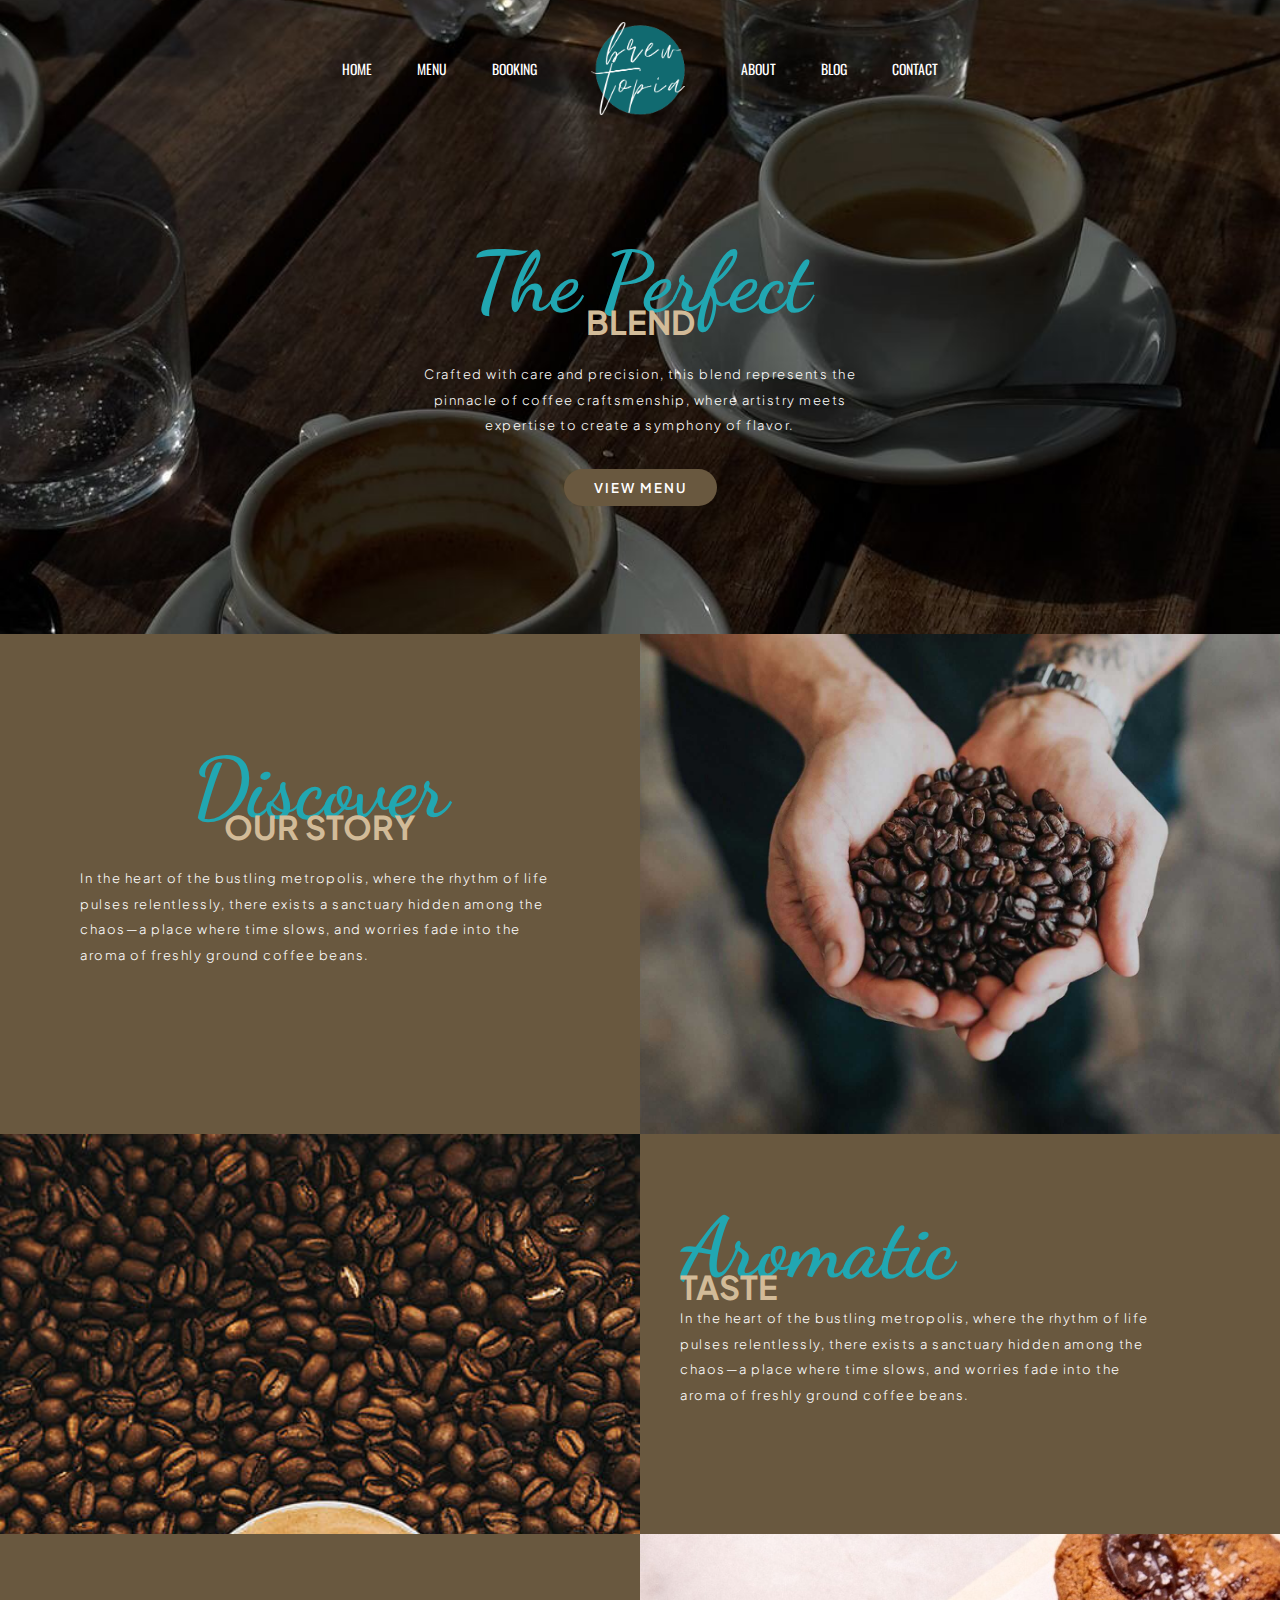
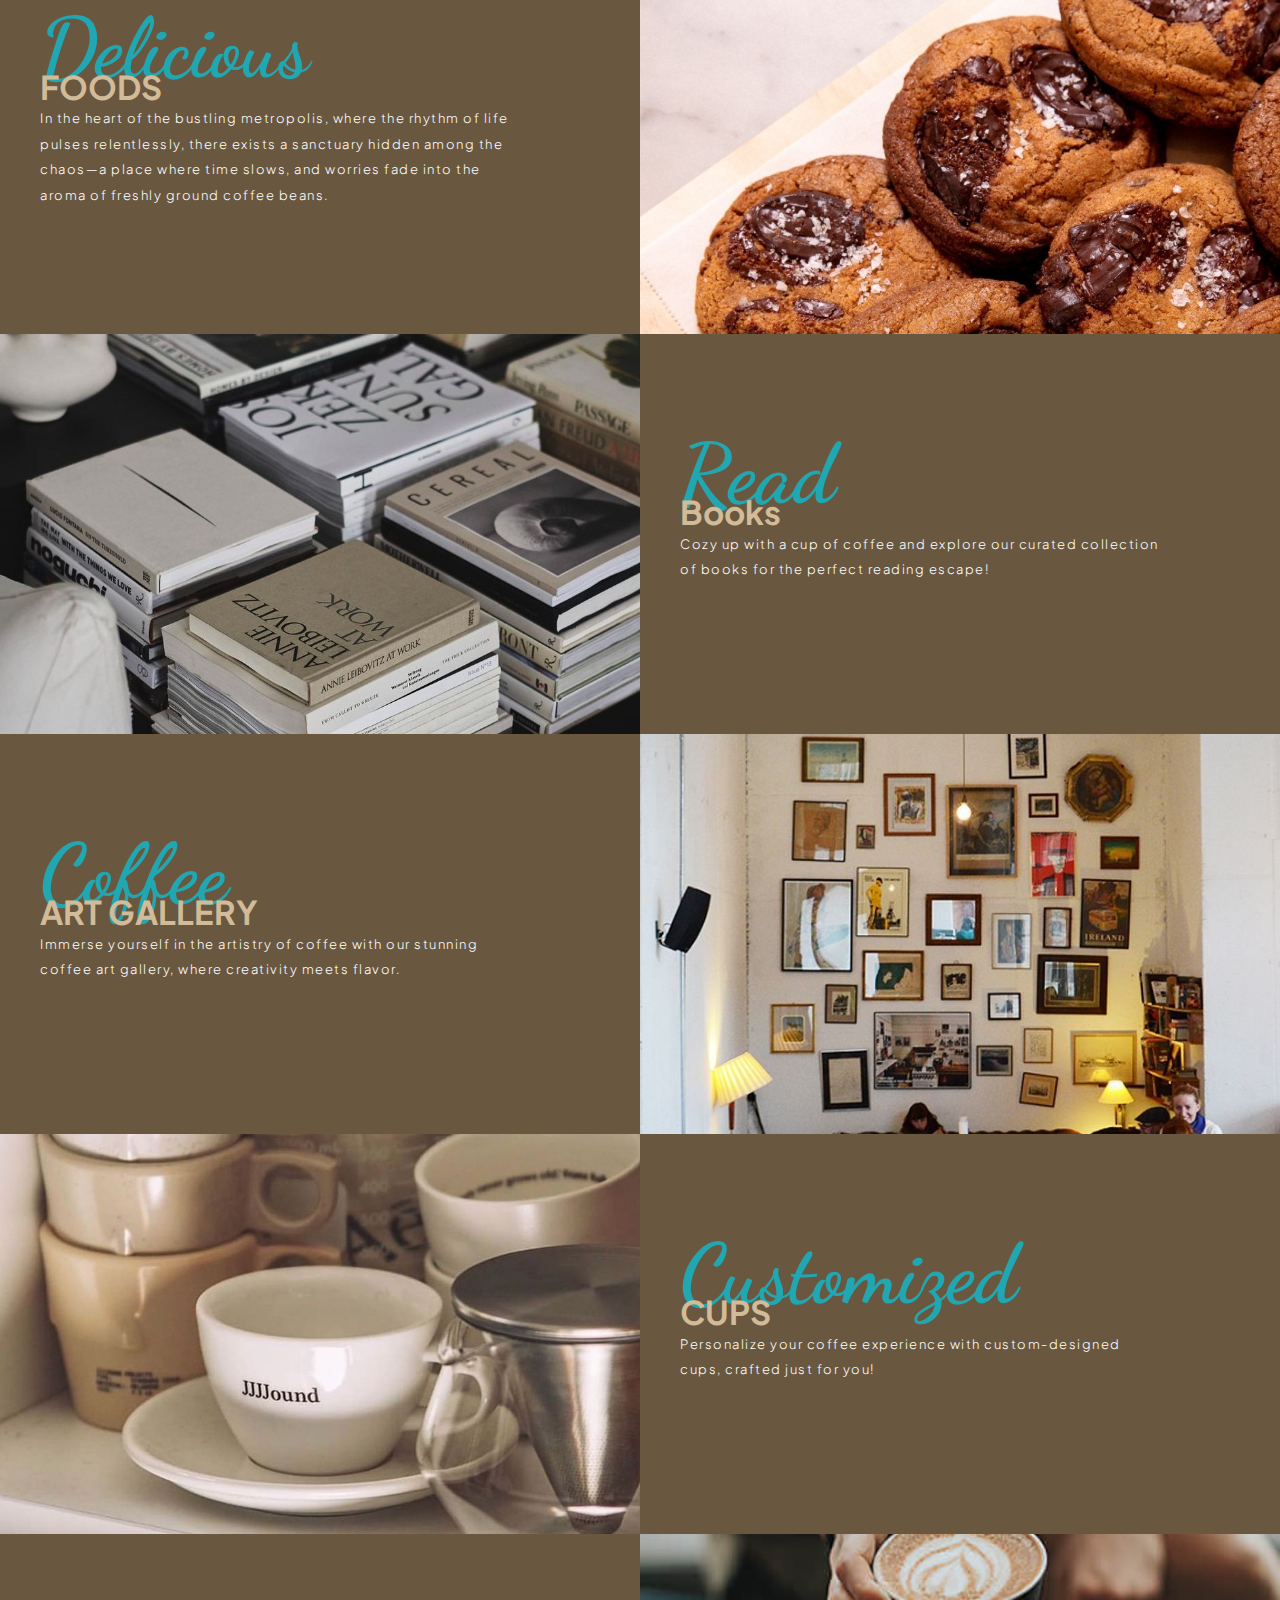
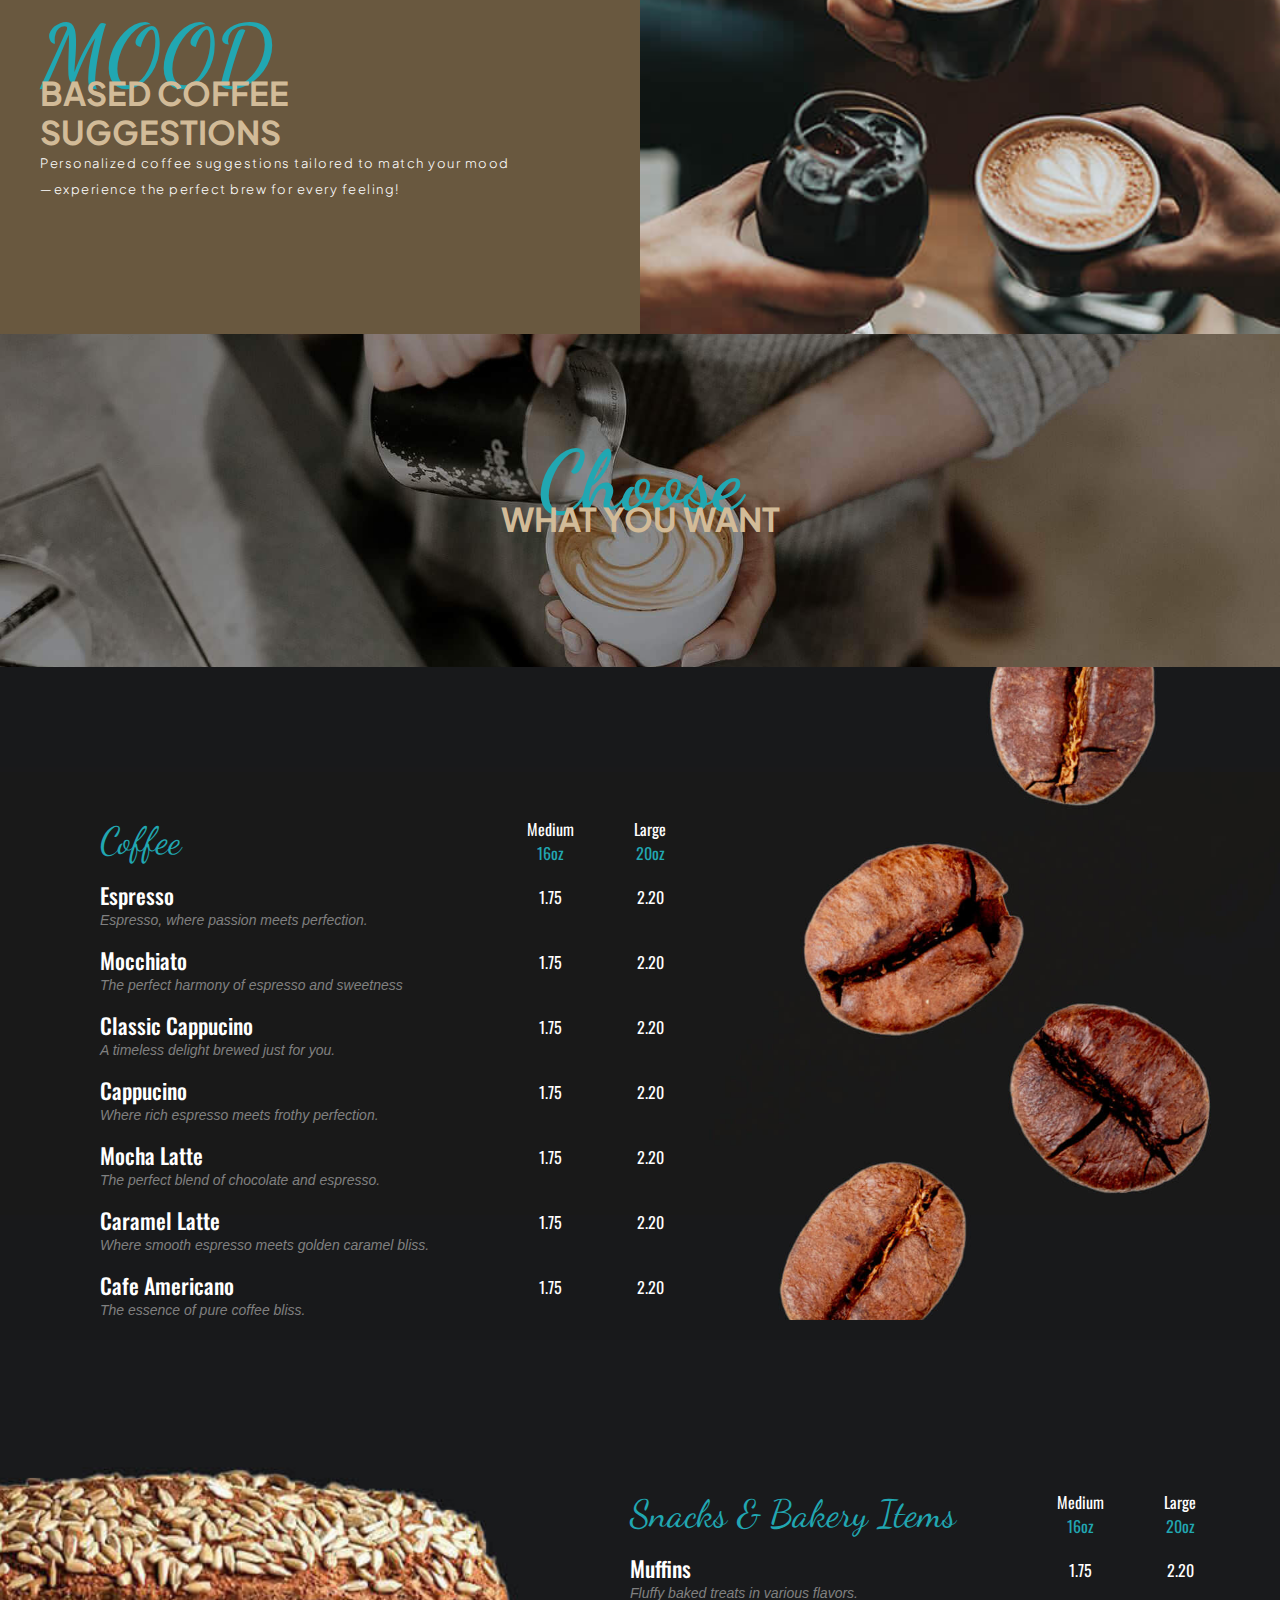
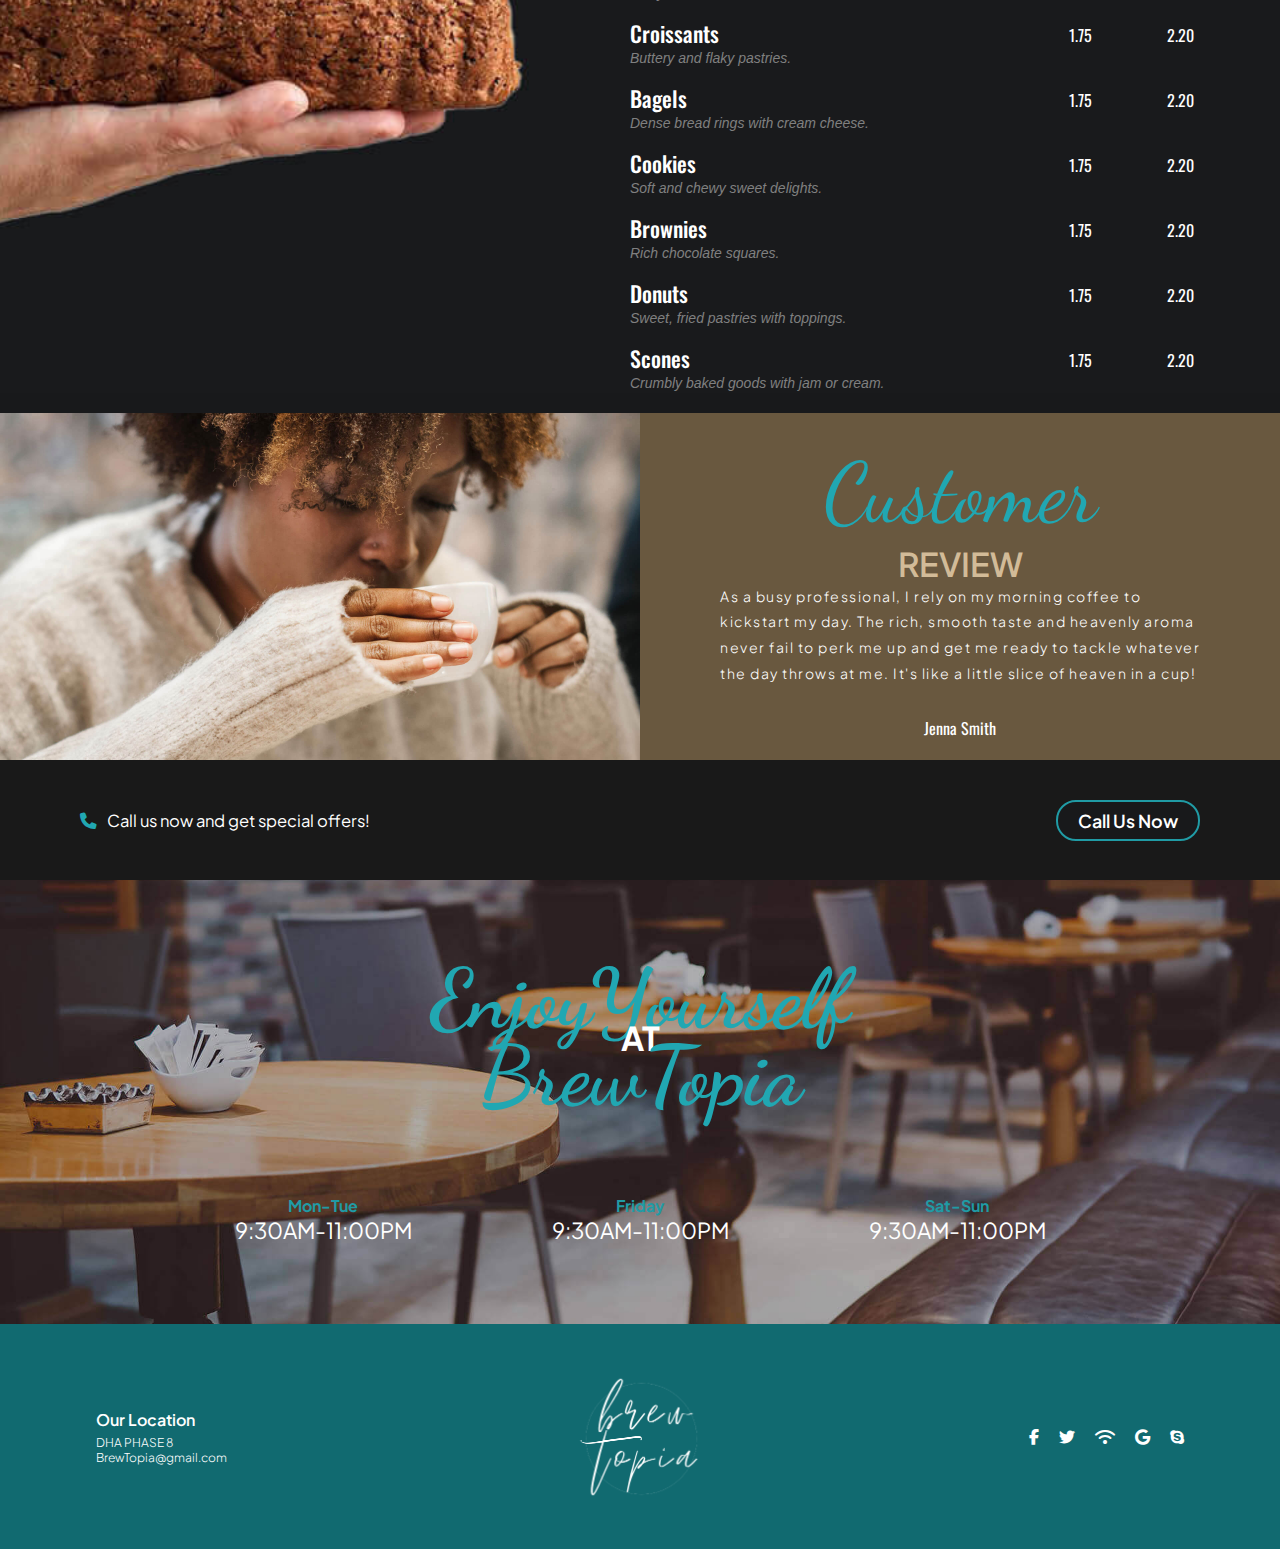
<file: index.html>
<!DOCTYPE html>
<html lang="en">
<head>
    <meta charset="UTF-8">
    <meta name="viewport" content="width=device-width, initial-scale=1.0">
    <link rel="stylesheet" href="style.css">
    <link rel="stylesheet" href="style-responsive.css">
    <link href="https://fonts.googleapis.com/css2?family=Roboto:wght@400;700&display=swap" rel="stylesheet">
    <link rel="preconnect" href="https://fonts.googleapis.com">
    <link rel="preconnect" href="https://fonts.gstatic.com" crossorigin>
    <link href="https://fonts.googleapis.com/css2?family=Plus+Jakarta+Sans:ital,wght@0,200..800;1,200..800&family=Rethink+Sans:ital,wght@0,400..800;1,400..800&display=swap" rel="stylesheet">
    <link rel="preconnect" href="https://fonts.googleapis.com">
    <link rel="preconnect" href="https://fonts.gstatic.com" crossorigin>
    <link href="https://fonts.googleapis.com/css2?family=Bebas+Neue&family=Plus+Jakarta+Sans:ital,wght@0,200..800;1,200..800&family=Rethink+Sans:ital,wght@0,400..800;1,400..800&display=swap" rel="stylesheet">
    <link rel="preconnect" href="https://fonts.googleapis.com">
    <link rel="preconnect" href="https://fonts.gstatic.com" crossorigin>
    <link href="https://fonts.googleapis.com/css2?family=Bebas+Neue&family=Oswald:wght@200..700&family=Plus+Jakarta+Sans:ital,wght@0,200..800;1,200..800&family=Rethink+Sans:ital,wght@0,400..800;1,400..800&display=swap" rel="stylesheet">
    <link rel="preconnect" href="https://fonts.googleapis.com">
    <link rel="preconnect" href="https://fonts.gstatic.com" crossorigin>
    <link href="https://fonts.googleapis.com/css2?family=Bebas+Neue&family=Dancing+Script:wght@400..700&family=Oswald:wght@200..700&family=Plus+Jakarta+Sans:ital,wght@0,200..800;1,200..800&family=Rethink+Sans:ital,wght@0,400..800;1,400..800&display=swap" rel="stylesheet">
    <link rel="stylesheet" href="https://cdnjs.cloudflare.com/ajax/libs/font-awesome/6.7.2/css/all.min.css">
    <script src="script.js" defer></script>
    <title>Brew Topia</title>
</head>
<body>
    <div class="background-image">
        <div class="slider-container">
            <img src="assets/slide-1.jpg" alt="" class="slide">
            <img src="assets/slide-2.jpg" alt="" class="slide" style="opacity: 0.3;">
        </div>
        <div class="nav-main" style="display: flex;">
            <nav class="navbar" style="z-index: 10;">
                <ul class="nav-menu" style="display: flex;">
                    <li>
                        <a href="index.html" class="nav-link">HOME</a>
                    </li>
                    <li>
                        <a href="menu.html" class="nav-link">MENU</a>
                    </li>
                    <li>
                        <a href="#" class="nav-link">BOOKING</a>
                    </li>
                </ul>
            </nav>
            <img src="assets/logo.png" class="logo">
            <nav class="navbar" style="z-index: 10;">
                <ul class="nav-menu" style="display: flex;">
                    <li>
                        <a href="about.html" class="nav-link">ABOUT</a>
                    </li>
                    <li>
                        <a href="#" class="nav-link">BLOG</a>
                    </li>
                    <li>
                        <section id="#contact"></section>
                        <a href="#ourlocation" class="nav-link">CONTACT</a>
                    </li>
                    
                </ul>               
            </nav>
            <div class="hamburger">
                <div class="bar"></div>
                <div class="bar"></div>
                <div class="bar"></div>
            </div>
        </div>
        <div class="slider--content">
            <div class="headings">
                <h1 class="main--heading">
                    The Perfect
                </h1>
                <h2 class="sub--heading">
                    BLEND
                </h2>
            </div>
            <p class="shop--description">
                Crafted with care and precision, this blend represents the pinnacle of coffee craftsmenship, where artistry meets expertise to create a symphony of flavor.
            </p>
            <a class="menu--btn" href="menu.html">VIEW MENU</a>
        </div>
    </div>
    <div class="origin--grid">
        <div class="origin-grid--item1">
            <div class="origin--headings">
                <h1 class="origin-main--heading">Discover</h1>
                <h2 class="origin-sub--heading">OUR STORY</h2>
            </div>
            <p class="origin--story">
                In the heart of the bustling metropolis, where the rhythm of life pulses relentlessly, there exists a sanctuary hidden among the chaos—a place where time slows, and worries fade into the aroma of freshly ground coffee beans.
            </p>
        </div>
        <div class="origin-grid--item2"></div>
    </div>
    <div class="offers">
        <div class="offer--grid-1">
            <div class="offer-grid--item1" style="background-image: url(assets/offerings-1.jpg); background-position: unset; background-repeat: no-repeat; background-size: cover;"></div>
            <div class="offer-grid--item2">
                <div class="offer--headings">
                    <h1 class="offer-main--heading">Aromatic</h1>
                    <h2 class="offer-sub--heading">TASTE</h2>
                </div>
                <p class="offer--detail" 
                style="color: white;
                font-family: 'plus jakarta sans', sans-serif;
                width: 75%;
                font-size: clamp(12px, calc(4px + 0.7vw), 50px);
                margin-bottom: 30px;
                line-height: clamp(15px, 2vw, 50px);
                font-weight: 300;
                letter-spacing: 1.5px;">
                    In the heart of the bustling metropolis, where the rhythm of life pulses relentlessly, there exists a sanctuary hidden among the chaos—a place where time slows, and worries fade into the aroma of freshly ground coffee beans.
                </p>
            </div>
        </div>
        <div class="offer--grid-2">  
            <div class="offer-grid--item3">
                <div class="offer--headings">
                    <h1 class="offer-main--heading">Delicious</h1>
                    <h2 class="offer-sub--heading">FOODS</h2>
                </div>
                <p class="offer--detail"
                style="color: white;
                font-family: 'plus jakarta sans', sans-serif;
                width: 75%;
                font-size: clamp(12px, calc(4px + 0.7vw), 50px);
                margin-bottom: 30px;
                line-height: clamp(15px, 2vw, 50px);
                font-weight: 300;
                letter-spacing: 1.5px;">
                    In the heart of the bustling metropolis, where the rhythm of life pulses relentlessly, there exists a sanctuary hidden among the chaos—a place where time slows, and worries fade into the aroma of freshly ground coffee beans.
                </p>
            </div>
            <div class="offer-grid--item4" style="background-image: url(assets/offerings-2.jpg); background-repeat: no-repeat; background-size: cover;"></div>
        </div>
        <div class="offer--grid-1">
            <div class="offer-grid--item5" style="background-image: url(assets/offerings-3.jpg); background-repeat: no-repeat; background-size: cover; background-position: center;"></div> 
            <div class="offer-grid--item6">
                <div class="offer--headings">
                    <h1 class="offer-main--heading">Read</h1>
                    <h2 class="offer-sub--heading">Books</h2>
                </div>
                <p class="offer--detail"
                style="color: white;
                font-family: 'plus jakarta sans', sans-serif;
                width: 75%;
                font-size: clamp(12px, calc(4px + 0.7vw), 50px);
                margin-bottom: 30px;
                line-height: clamp(15px, 2vw, 50px);
                font-weight: 300;
                letter-spacing: 1.5px;">
                    Cozy up with a cup of coffee and explore our curated collection of books for the perfect reading escape!
                </p>
            </div>
        </div>
        <div class="offer--grid-2">  
            <div class="offer-grid--item7">
                <div class="offer--headings">
                    <h1 class="offer-main--heading">Coffee</h1>
                    <h2 class="offer-sub--heading">ART GALLERY</h2>
                </div>
                <p class="offer--detail"
                style="color: white;
                font-family: 'plus jakarta sans', sans-serif;
                width: 75%;
                font-size: clamp(12px, calc(4px + 0.7vw), 50px);
                margin-bottom: 30px;
                line-height: clamp(15px, 2vw, 50px);
                font-weight: 300;
                letter-spacing: 1.5px;">
                    Immerse yourself in the artistry of coffee with our stunning coffee art gallery, where creativity meets flavor.
                </p>
            </div>
            <div class="offer-grid--item8" style="background-image: url(assets/offerings-4.jpg); background-repeat: no-repeat; background-size: cover; background-position: center;"></div>
        </div>
        <div class="offer--grid-1">
            <div class="offer-grid--item9" style="background-image: url(assets/offerings-5.jpg); background-repeat: no-repeat; background-size: cover;background-position: bottom;"></div> 
            <div class="offer-grid--item10">
                <div class="offer--headings">
                    <h1 class="offer-main--heading">Customized</h1>
                    <h2 class="offer-sub--heading">CUPS</h2>
                </div>
                <p class="offer--detail"
                style="color: white;
                font-family: 'plus jakarta sans', sans-serif;
                width: 75%;
                font-size: clamp(12px, calc(4px + 0.7vw), 50px);
                margin-bottom: 30px;
                line-height: clamp(15px, 2vw, 50px);
                font-weight: 300;
                letter-spacing: 1.5px;">
                    Personalize your coffee experience with custom-designed cups, crafted just for you!
                </p>
            </div>
        </div>
        <div class="offer--grid-2">  
            <div class="offer-grid--item11">
                <div class="offer--headings">
                    <h1 class="offer-main--heading">MOOD</h1>
                    <h2 class="offer-sub--heading">BASED COFFEE<br>SUGGESTIONS</h2>
                </div>
                <p class="offer--detail"
                style="color: white;
                font-family: 'plus jakarta sans', sans-serif;
                width: 75%;
                font-size: clamp(12px, calc(4px + 0.7vw), 50px);
                margin-bottom: 30px;
                line-height: clamp(15px, 2vw, 50px);
                font-weight: 300;
                letter-spacing: 1.5px;">
                    Personalized coffee suggestions tailored to match your mood—experience the perfect brew for every feeling!
                </p>
            </div>
            <div class="offer-grid--item12" style="background-image: url(assets/offerings-6.jpg); background-repeat: no-repeat; background-size: cover;background-position: center;"></div>
        </div>
    </div>
    <div class="menu-img">
        <div class="menu-headings">
            <h1 class="menu-main--heading">Choose</h1>
            <h2 class="menu-sub--heading"> WHAT YOU WANT</h2>
        </div>
    </div>
    <div class="parent-container">
        <div class="menu-list-1">
            <div class="menu-coffee">
                <div class="menu-espresso" style="font-size: 38px; font-family: 'Dancing script'; color: #21A7B2;">Coffee</div>
                <div class="coffee-sizes">
                    <div class="medium-coffee" style="font-family: 'oswald', sans-serif;">Medium<br><span style="font-size: 16px; color: #21A7B2; ">16oz</span></div>
                    <div class="large-coffee" style="font-family: 'oswald', sans-serif;">Large<br><span style="font-size: 16px; color: #21A7B2;">20oz</span></div>
                </div>
            </div>
            <div class="menu-item1">
                <div class="coffee-name">
                    Espresso<br>
                    <span>Espresso, where passion meets perfection.</span>
                </div>
                <div class="medium-price">
                    <span>Medium - </span>
                    1.75
                </div>
                <div class="large-price">
                    <span>Large - </span>
                    2.20
                </div>
            </div>
            <div class="menu-item2">
                <div class="coffee-name">
                    Mocchiato<br>
                    <span>The perfect harmony of espresso and sweetness</span>
                </div>
                <div class="medium-price">
                    <span>Medium - </span>
                    1.75
                </div>
                <div class="large-price">
                    <span>Large - </span>
                    2.20
                </div>
            </div>
            <div class="menu-item3">
                <div class="coffee-name">
                    Classic Cappucino<br>
                    <span>A timeless delight brewed just for you.</span>
                </div>
                <div class="medium-price">
                    <span>Medium - </span>
                    1.75
                </div>
                <div class="large-price">
                    <span>Large - </span>
                    2.20
                </div>
            </div>
            <div class="menu-item4">
                <div class="coffee-name">
                    Cappucino<br>
                    <span>Where rich espresso meets frothy perfection.</span>
                </div>
                <div class="medium-price">
                    <span>Medium - </span>
                    1.75
                </div>
                <div class="large-price">
                    <span>Large - </span>
                    2.20
                </div>
            </div>
            <div class="menu-item5">
                <div class="coffee-name">
                    Mocha Latte<br>
                    <span>The perfect blend of chocolate and espresso.</span>
                </div>
                <div class="medium-price">
                    <span>Medium - </span>
                    1.75
                </div>
                <div class="large-price">
                    <span>Large - </span>
                    2.20
                </div>
            </div>
            <div class="menu-item6">
                <div class="coffee-name">
                    Caramel Latte<br>
                    <span>Where smooth espresso meets golden caramel bliss.</span>
                </div>
                <div class="medium-price">
                    <span>Medium - </span>
                    1.75
                </div>
                <div class="large-price">
                    <span>Large - </span>
                    2.20
                </div>
            </div>
            <div class="menu-item7">
                <div class="coffee-name">
                    Cafe Americano<br>
                    <span>The essence of pure coffee bliss.</span>
                </div>
                <div class="medium-price">
                    <span>Medium - </span>
                    1.75
                </div>
                <div class="large-price">
                    <span>Large - </span>
                    2.20
                </div>
            </div>
        </div>
        <div class="menu-list-2">
            <div class="menu-coffee">
                <div class="menu-espresso" style="font-size: 38px; font-family: 'Dancing script'; color: #21A7B2;">Snacks & Bakery Items</div>
                <div class="coffee-sizes">
                    <div class="medium-coffee" style="font-family: 'oswald', sans-serif;">Medium<br><span style="font-size: 16px; color: #21A7B2; ">16oz</span></div>
                    <div class="large-coffee" style="font-family: 'oswald', sans-serif;">Large<br><span style="font-size: 16px; color: #21A7B2;">20oz</span></div>
                </div>
            </div>
            <div class="menu-item1">
                <div class="coffee-name">
                    Muffins<br>
                    <span>Fluffy baked treats in various flavors.</span>
                </div>
                <div class="medium-price">
                    <span>Medium - </span>
                    1.75
                </div>
                <div class="large-price">
                    <span>Large - </span>
                    2.20
                </div>
            </div>
            <div class="menu-item2">
                <div class="coffee-name">
                    Croissants<br>
                    <span>Buttery and flaky pastries.</span>
                </div>
                <div class="medium-price">
                    <span>Medium - </span>
                    1.75
                </div>
                <div class="large-price">
                    <span>Large - </span>
                    2.20
                </div>
            </div>
            <div class="menu-item3">
                <div class="coffee-name">
                    Bagels<br>
                    <span>Dense bread rings with cream cheese.</span>
                </div>
                <div class="medium-price">
                    <span>Medium - </span>
                    1.75
                </div>
                <div class="large-price">
                    <span>Large - </span>
                    2.20
                </div>
            </div>
            <div class="menu-item4">
                <div class="coffee-name">
                    Cookies<br>
                    <span>Soft and chewy sweet delights.</span>
                </div>
                <div class="medium-price">
                    <span>Medium - </span>
                    1.75
                </div>
                <div class="large-price">
                    <span>Large - </span>
                    2.20
                </div>
            </div>
            <div class="menu-item5">
                <div class="coffee-name">
                    Brownies<br>
                    <span>Rich chocolate squares.</span>
                </div>
                <div class="medium-price">
                    <span>Medium - </span>
                    1.75
                </div>
                <div class="large-price">
                    <span>Large - </span>
                    2.20
                </div>
            </div>
            <div class="menu-item6">
                <div class="coffee-name">
                    Donuts<br>
                    <span>Sweet, fried pastries with toppings.</span>
                </div>
                <div class="medium-price">
                    <span>Medium - </span>
                    1.75
                </div>
                <div class="large-price">
                    <span>Large - </span>
                    2.20
                </div>
            </div>
            <div class="menu-item7">
                <div class="coffee-name">
                    Scones<br>
                    <span>Crumbly baked goods with jam or cream.</span>
                </div>
                <div class="medium-price">
                    <span>Medium - </span>
                    1.75
                </div>
                <div class="large-price">
                    <span>Large - </span>
                    2.20
                </div>
            </div>
        </div>
    </div>
    <div class="review-parent">
        <div class="review-img"></div>
        <div class="actual-review">
            <div class="review-headings">
                <div class="review-main--heading">Customer</div>
                <div class="review-sub--heading" style="font-weight: 600;">REVIEW</div>
            </div>
            <div class="review-detail">
                As a busy professional, I rely on my morning coffee to kickstart my day. The rich, smooth taste and heavenly aroma never fail to perk me up and get me ready to tackle whatever the day throws at me. It's like a little slice of heaven in a cup!
            </div>
            <div class="reviewer-name" style="font-family: 'oswald'; padding-bottom: 20px;">Jenna Smith</div>
        </div>
    </div>
    <div class="contact-number" style="color: white;">
        <div class="right-side">
            <p><i class="fa-solid fa-phone" style="color: #21A7B2;"></i>Call us now and get special offers!</p>
        </div>
        <div class="left-side">
            <button>Call Us Now <a href="#our-location"></a></button>
        </div>
    </div>
    <div class="footer-1">
        <div class="footer1-headings">
            <h1 class="footer1-main--heading">EnjoyYourself</h1>
            <h2 class="footer1-sub--heading">AT</h2>
            <h1 class="footer1-main--heading">BrewTopia</h1>
        </div>
        <div class="cafe-timings" style="display: flex; margin: 100px 0 0 0; padding-bottom: 80px; justify-content: center; gap: 100px; flex-wrap: wrap;">
            <div class="timings">
                <p class="days">Mon-Tue</p>
                <p class="hours">9:30AM-11:00PM</p>
            </div>
            <div class="timings">
                <p class="days">Friday</p>
                <p class="hours">9:30AM-11:00PM</p>
            </div>
            <div class="timings">
                <p class="days">Sat-Sun</p>
                <p class="hours">9:30AM-11:00PM</p>
            </div>
        </div>
    </div>
    <div class="footer">
        <div class="address" >
            <footer id="footer">
                <div id="our-location">
            <p style="font-family: 'plus jakarta sans', sans-serif; font-weight: 600;">Our Location</p>
            <p style="font-family: 'plus jakarta sans', sans-serif; font-size: clamp(8px, calc(10px + 0.2vw), 12px); font-weight: 300; margin-top: 5px;">DHA PHASE 8
            <br style="width: 100%;">BrewTopia@gmail.com
        </div>
            </footer>
        </div>
        <div class="footer-logo" >
            <img src="assets/logo.png" style="width: 50%;">
        </div>
        <div class="socialmedia--icons">
            <i class="fa-brands fa-facebook-f"></i>
            <i class="fa-brands fa-twitter"></i>
            <i class="fa-solid fa-wifi"></i>
            <i class="fa-brands fa-google"></i>
            <i class="fa-brands fa-skype" style="margin-right: 0px;"></i>
        </div>
    </div>
</body>
</html>
</file>
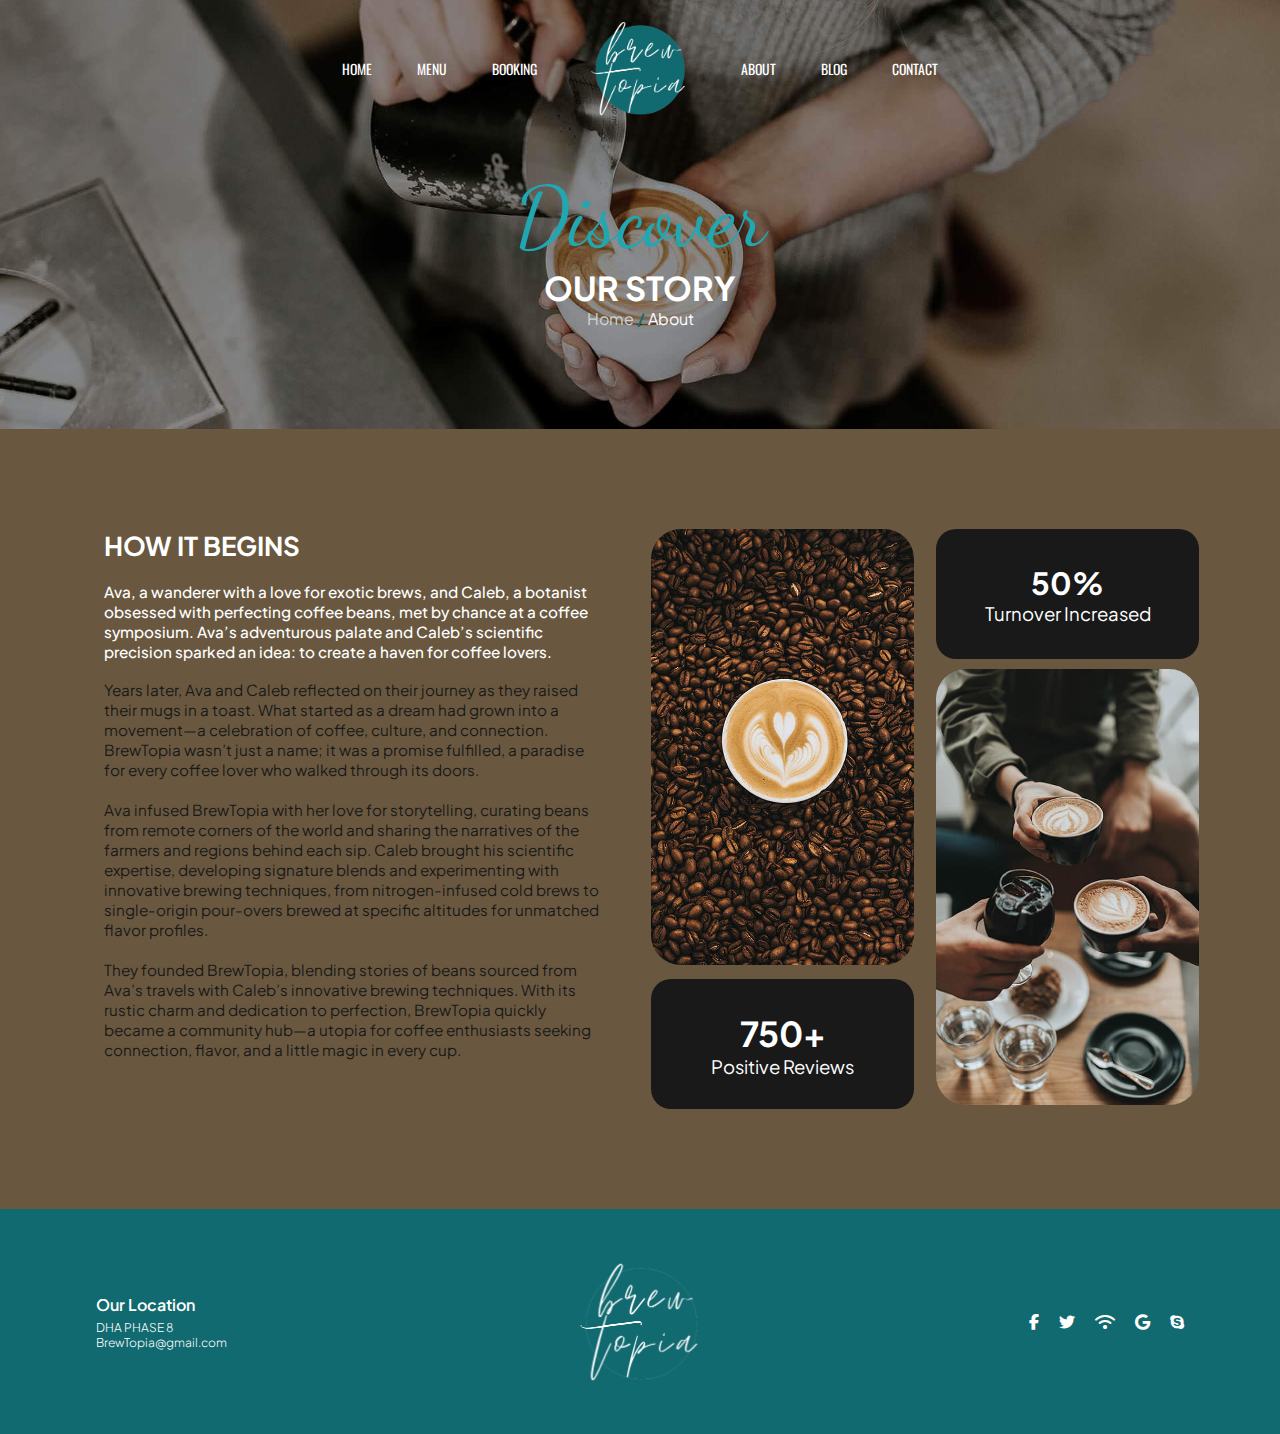
<file: about.html>
<!DOCTYPE html>
<html lang="en">
<head>
    <meta charset="UTF-8">
    <meta name="viewport" content="width=device-width, initial-scale=1.0">
    <link rel="stylesheet" href="style.css">
    <link rel="stylesheet" href="style-responsive.css">
    <link href="https://fonts.googleapis.com/css2?family=Roboto:wght@400;700&display=swap" rel="stylesheet">
    <link rel="preconnect" href="https://fonts.googleapis.com">
    <link rel="preconnect" href="https://fonts.gstatic.com" crossorigin>
    <link href="https://fonts.googleapis.com/css2?family=Plus+Jakarta+Sans:ital,wght@0,200..800;1,200..800&family=Rethink+Sans:ital,wght@0,400..800;1,400..800&display=swap" rel="stylesheet">
    <link rel="preconnect" href="https://fonts.googleapis.com">
    <link rel="preconnect" href="https://fonts.gstatic.com" crossorigin>
    <link href="https://fonts.googleapis.com/css2?family=Bebas+Neue&family=Plus+Jakarta+Sans:ital,wght@0,200..800;1,200..800&family=Rethink+Sans:ital,wght@0,400..800;1,400..800&display=swap" rel="stylesheet">
    <link rel="preconnect" href="https://fonts.googleapis.com">
    <link rel="preconnect" href="https://fonts.gstatic.com" crossorigin>
    <link href="https://fonts.googleapis.com/css2?family=Bebas+Neue&family=Oswald:wght@200..700&family=Plus+Jakarta+Sans:ital,wght@0,200..800;1,200..800&family=Rethink+Sans:ital,wght@0,400..800;1,400..800&display=swap" rel="stylesheet">
    <link rel="preconnect" href="https://fonts.googleapis.com">
    <link rel="preconnect" href="https://fonts.gstatic.com" crossorigin>
    <link href="https://fonts.googleapis.com/css2?family=Bebas+Neue&family=Dancing+Script:wght@400..700&family=Oswald:wght@200..700&family=Plus+Jakarta+Sans:ital,wght@0,200..800;1,200..800&family=Rethink+Sans:ital,wght@0,400..800;1,400..800&display=swap" rel="stylesheet">
    <link rel="stylesheet" href="https://cdnjs.cloudflare.com/ajax/libs/font-awesome/6.7.2/css/all.min.css">
    <script src="script.js" defer></script>
    <title>Brew Topia-About</title>
</head>
<body style="background-color: rgb(105 88 63);">
    <div class="menu-main--bg-img">
        <div class="nav-main" style="display: flex;">
            <nav class="navbar">
                <ul class="nav-menu" style="display: flex;">
                    <li>
                        <a href="index.html" class="nav-link">HOME</a>
                    </li>
                    <li>
                        <a href="menu.html" class="nav-link">MENU</a>
                    </li>
                    <li>
                        <a href="#" class="nav-link">BOOKING</a>
                    </li>
                </ul>
            </nav>
            <img src="assets/logo.png" class="logo">
            <nav class="navbar">
                <ul class="nav-menu" style="display: flex;">
                    <li>
                        <a href="about.html" class="nav-link">ABOUT</a>
                    </li>
                    <li>
                        <a href="" class="nav-link">BLOG</a>
                    </li>
                    <li>
                        <section id="#contact"></section>
                        <a href="#our-location" class="nav-link">CONTACT</a>
                    </li>
                </ul>
            </nav>
            <div class="hamburger">
                <div class="bar"></div>
                <div class="bar"></div>
                <div class="bar"></div>
            </div>
        </div>
        <div class="menu-page--slider-headings">
            <div class="menu-page--slider-main-heading">Discover</div>
            <div class="menu-page--slider-sub-heading">OUR STORY</div>
            <p class="menu-page--slider-navigated-page">
                Home
                <span class="slash">/</span>
                <span class="current-page">About</span>
            </p>
        </div>
    </div>
    <div class="origin-parent" style="display: flex; margin-top: 100px; margin-right: auto; margin-left: auto; margin-bottom: 100px;">
        <div class="origin-word" style="width: 50%; padding: 0 3%; margin-top: 50px;">
            <h1 class="origin-bold" style="color: white; font-family: plus jakarta sans; font-size: clamp(16px, calc(24px + 0.3vw), 26px); margin-bottom: 20px;"> HOW IT BEGINS</h1>
            <p style="font-size: clamp(12px, calc(14px + 0.1vw), 16px);">
                <span style="color: white; font-family: 'plus jakarta sans'; font-weight: 500;">
                    Ava, a wanderer with a love for exotic brews, and Caleb, a botanist obsessed with perfecting coffee beans, met by chance at a coffee symposium. Ava’s adventurous palate and Caleb’s scientific precision sparked an idea: to create a haven for coffee lovers.
                </span>
                <br>
                <br>
                <span style="font-family: 'plus jakarta sans'; font-weight: 400; color: #191919;">Years later, Ava and Caleb reflected on their journey as they raised their mugs in a toast. What started as a dream had grown into a movement—a celebration of coffee, culture, and connection. BrewTopia wasn’t just a name; it was a promise fulfilled, a paradise for every coffee lover who walked through its doors. 
                <br>
                <br>
                Ava infused BrewTopia with her love for storytelling, curating beans from remote corners of the world and sharing the narratives of the farmers and regions behind each sip. Caleb brought his scientific expertise, developing signature blends and experimenting with innovative brewing techniques, from nitrogen-infused cold brews to single-origin pour-overs brewed at specific altitudes for unmatched flavor profiles.
                <br>
                <br>
                They founded BrewTopia, blending stories of beans sourced from Ava’s travels with Caleb’s innovative brewing techniques. With its rustic charm and dedication to perfection, BrewTopia quickly became a community hub—a utopia for coffee enthusiasts seeking connection, flavor, and a little magic in every cup.</span>
            </p>
        </div>
        <div class="origin-pics" style="width: 50%; display: flex;">
            <div style="padding-right: 2%; padding-left: 2%;">
                <img src="assets/offerings-1.jpg" alt="" style="width: 100%; height: auto; border-radius: 30px;">
                <div style="text-align: center; background-color: #191919; height: 130px; font-size: clamp(12px, calc(16px + 0.2vw), 20px); color: white; font-family: 'plus jakarta sans'; align-items: center; display: flex; justify-content: center; border-radius: 20px; margin-top: 10px !important; flex-direction: column; padding: 0 10px;">
                    <span style="font-weight: bold; font-size: clamp(12px, calc(28px + 0.5vw), 36px);">750+</span>
                    Positive Reviews
                </div>
            </div>
            <div style="padding-right: 2%; padding-left: 2%;">
                <div style="text-align: center; background-color: #191919; height: 130px; font-size: clamp(12px, calc(16px + 0.2vw), 20px); color: white; font-family: 'plus jakarta sans'; align-items: center; display: flex; justify-content: center; border-radius: 20px; margin-bottom: 10px !important; flex-direction: column; padding: 0 10px;">
                    <span style="font-weight: bold; font-size: clamp(12px, calc(28px + 0.2vw), 36px);">50%</span>
                    Turnover Increased
                </div>
                <img src="assets/offerings-6.jpg" alt="" style="width: 100%; height: auto; border-radius: 30px;">
            </div>
        </div>
    </div>
    <div class="footer">
        <div class="address" >
            <footer id="footer">
                <div id="our-location">
            <p style="font-family: 'plus jakarta sans', sans-serif; font-weight: 600;">Our Location</p>
            <p style="font-family: 'plus jakarta sans', sans-serif; font-size: clamp(8px, calc(10px + 0.2vw), 12px); font-weight: 300; margin-top: 5px;">DHA PHASE 8
            <br style="width: 100%;">BrewTopia@gmail.com
        </div>
            </footer>
        </div>
        <div class="footer-logo" >
            <img src="assets/logo.png" style="width: 50%;">
        </div>
        <div class="socialmedia--icons">
            <i class="fa-brands fa-facebook-f"></i>
            <i class="fa-brands fa-twitter"></i>
            <i class="fa-solid fa-wifi"></i>
            <i class="fa-brands fa-google"></i>
            <i class="fa-brands fa-skype" style="margin-right: 0px;"></i>
        </div>
    </div>
</body>
</html>
</file>
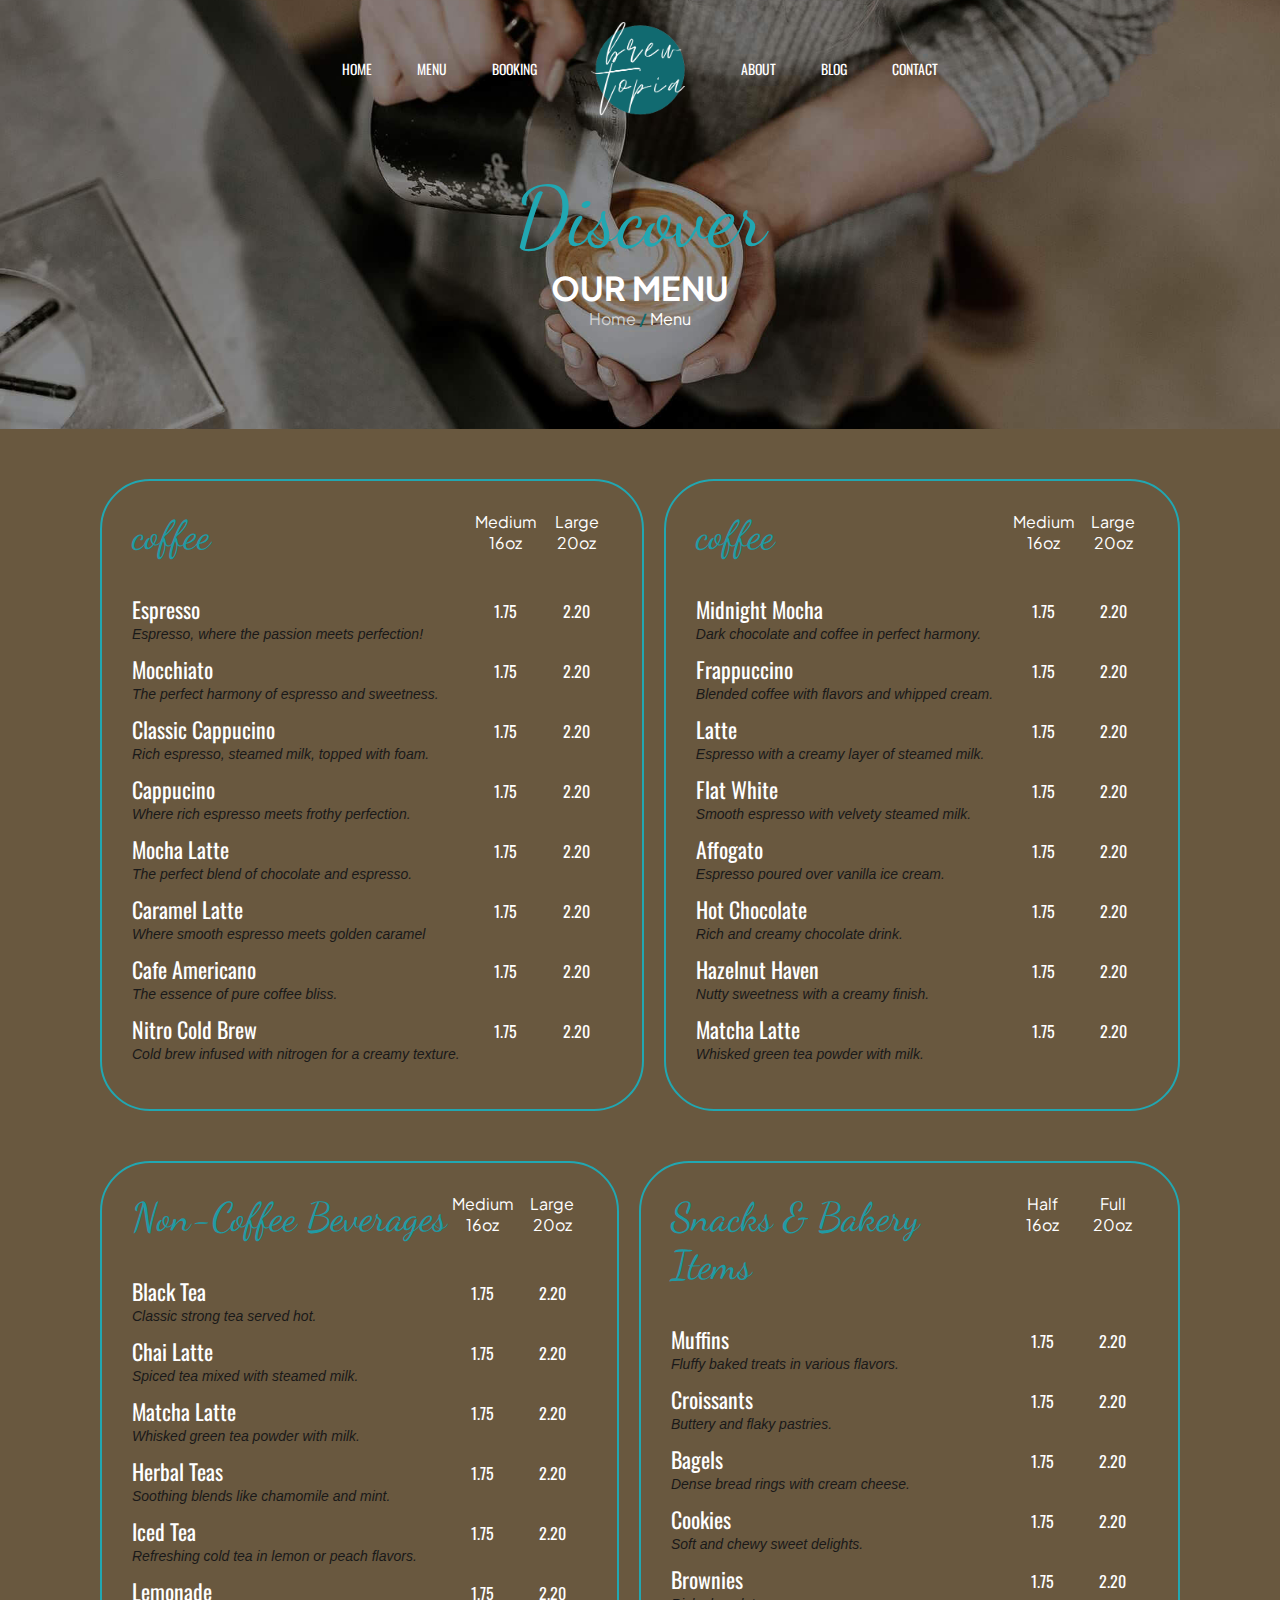
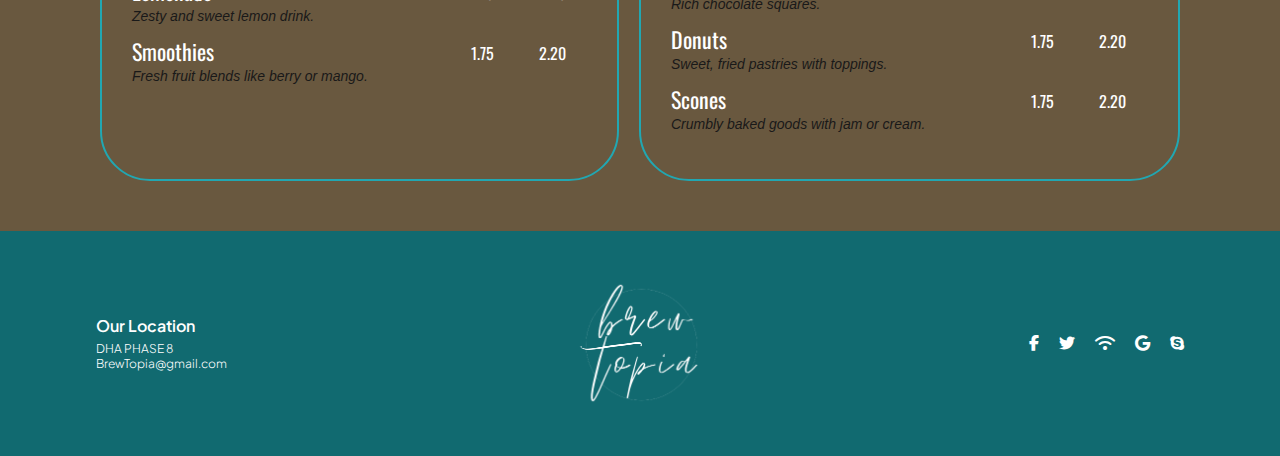
<file: menu.html>
<!DOCTYPE html>
<html lang="en">
<head>
    <meta charset="UTF-8">
    <meta name="viewport" content="width=device-width, initial-scale=1.0">
    <link rel="stylesheet" href="style.css">
    <link rel="stylesheet" href="style-responsive.css">
    <link href="https://fonts.googleapis.com/css2?family=Roboto:wght@400;700&display=swap" rel="stylesheet">
    <link rel="preconnect" href="https://fonts.googleapis.com">
    <link rel="preconnect" href="https://fonts.gstatic.com" crossorigin>
    <link href="https://fonts.googleapis.com/css2?family=Plus+Jakarta+Sans:ital,wght@0,200..800;1,200..800&family=Rethink+Sans:ital,wght@0,400..800;1,400..800&display=swap" rel="stylesheet">
    <link rel="preconnect" href="https://fonts.googleapis.com">
    <link rel="preconnect" href="https://fonts.gstatic.com" crossorigin>
    <link href="https://fonts.googleapis.com/css2?family=Bebas+Neue&family=Plus+Jakarta+Sans:ital,wght@0,200..800;1,200..800&family=Rethink+Sans:ital,wght@0,400..800;1,400..800&display=swap" rel="stylesheet">
    <link rel="preconnect" href="https://fonts.googleapis.com">
    <link rel="preconnect" href="https://fonts.gstatic.com" crossorigin>
    <link href="https://fonts.googleapis.com/css2?family=Bebas+Neue&family=Oswald:wght@200..700&family=Plus+Jakarta+Sans:ital,wght@0,200..800;1,200..800&family=Rethink+Sans:ital,wght@0,400..800;1,400..800&display=swap" rel="stylesheet">
    <link rel="preconnect" href="https://fonts.googleapis.com">
    <link rel="preconnect" href="https://fonts.gstatic.com" crossorigin>
    <link href="https://fonts.googleapis.com/css2?family=Bebas+Neue&family=Dancing+Script:wght@400..700&family=Oswald:wght@200..700&family=Plus+Jakarta+Sans:ital,wght@0,200..800;1,200..800&family=Rethink+Sans:ital,wght@0,400..800;1,400..800&display=swap" rel="stylesheet">
    <link rel="stylesheet" href="https://cdnjs.cloudflare.com/ajax/libs/font-awesome/6.7.2/css/all.min.css">
    <script src="script.js" defer></script>
    <title>Brew Topia-Menu</title>
</head>
<body style="background-color: rgb(105 88 63);">
    <div class="menu-main--bg-img">
        <div class="nav-main" style="display: flex;">
            <nav class="navbar">
                <ul class="nav-menu" style="display: flex;">
                    <li>
                        <a href="index.html" class="nav-link">HOME</a>
                    </li>
                    <li>
                        <a href="menu.html" class="nav-link">MENU</a>
                    </li>
                    <li>
                        <a href="#" class="nav-link">BOOKING</a>
                    </li>
                </ul>
            </nav>
            <img src="assets/logo.png" class="logo">
            <nav class="navbar">
                <ul class="nav-menu" style="display: flex;">
                    <li>
                        <a href="about.html" class="nav-link">ABOUT</a>
                    </li>
                    <li>
                        <a href="#" class="nav-link">BLOG</a>
                    </li>
                    <li>
                        <section id="#contact"></section>
                        <a href="#our-location" class="nav-link">CONTACT</a>
                    </li>
                </ul>
            </nav>
            <div class="hamburger">
                <div class="bar"></div>
                <div class="bar"></div>
                <div class="bar"></div>
            </div>
        </div>
        <div class="menu-page--slider-headings">
            <div class="menu-page--slider-main-heading">Discover</div>
            <div class="menu-page--slider-sub-heading">OUR MENU</div>
            <p class="menu-page--slider-navigated-page">
                Home
                <span class="slash">/</span>
                <span class="current-page">Menu</span>
            </p>
        </div>
    </div>
    <div class="menu-page--parent-container1">
        <div class="menu-page--list1">
            <div class="menu-page--list-name">
                <div style="font-size: 40px; color: #21A7B2;" class="coffee">coffee</div>
                    <div class="menu-page--medium-size">
                        Medium
                        <br>
                        16oz
                    </div>
                    <div class="menu-page--large-size">
                        Large
                        <br>
                        20oz
                    </div>
            </div>
            <div class="menu-page-list--item-1" id="menu-page--items">
                <div class="menu-page--coffee-name">
                    Espresso
                    <br>
                    <span>
                        Espresso, where the passion meets perfection! 
                    </span>
                </div>
                <div class="menu-page--medium-price">
                    1.75
                </div>
                <div class="menu-page--large-price">
                    2.20
                </div>
            </div>
            <div class="menu-page-list--item-2" id="menu-page--items">
                <div class="menu-page--coffee-name">
                    Mocchiato
                    <br>
                    <span>
                        The perfect harmony of espresso and sweetness.                                                           
                    </span>
                </div>
                <div class="menu-page--medium-price">
                    1.75
                </div>
                <div class="menu-page--large-price">
                    2.20
                </div>
            </div>
            <div class="menu-page-list--item-3" id="menu-page--items">
                <div class="menu-page--coffee-name">
                    Classic Cappucino 
                    <br>
                    <span>
                    Rich espresso, steamed milk, topped with foam.  
                    </span>
                </div>
                <div class="menu-page--medium-price">
                    1.75
                </div>
                <div class="menu-page--large-price">
                    2.20
                </div>
            </div>
            <div class="menu-page-list--item-4" id="menu-page--items">
                <div class="menu-page--coffee-name">
                    Cappucino
                    <br>
                    <span>
                        Where rich espresso meets frothy perfection. 
                    </span>
                </div>
                <div class="menu-page--medium-price">
                    1.75
                </div>
                <div class="menu-page--large-price">
                    2.20
                </div>
            </div>
            <div class="menu-page-list--item-5" id="menu-page--items">
                <div class="menu-page--coffee-name">
                    Mocha Latte
                    <br>
                    <span>
                        The perfect blend of chocolate and espresso. 
                    </span>
                </div>
                <div class="menu-page--medium-price">
                    1.75
                </div>
                <div class="menu-page--large-price">
                    2.20
                </div>
            </div>
            <div class="menu-page-list--item-6" id="menu-page--items">
                <div class="menu-page--coffee-name">
                    Caramel Latte
                    <br>
                    <span>
                        Where smooth espresso meets golden caramel 
                    </span>
                </div>
                <div class="menu-page--medium-price">
                    1.75
                </div>
                <div class="menu-page--large-price">
                    2.20
                </div>
            </div>
            <div class="menu-page-list--item-7" id="menu-page--items">
                <div class="menu-page--coffee-name">
                    Cafe Americano
                    <br>
                    <span>
                    The essence of pure coffee bliss. 
                    </span>
                </div>
                <div class="menu-page--medium-price">
                    1.75
                </div>
                <div class="menu-page--large-price">
                    2.20
                </div>
            </div>
            <div class="menu-page-list--item-7" id="menu-page--items">
                <div class="menu-page--coffee-name">
                    Nitro Cold Brew
                    <br>
                    <span>
                    Cold brew infused with nitrogen for a creamy texture. 
                    </span>
                </div>
                <div class="menu-page--medium-price">
                    1.75
                </div>
                <div class="menu-page--large-price">
                    2.20
                </div>
            </div>
        </div>
        <div class="menu-page--list2">
            <div class="menu-page--list-name">
                <div style="font-size: 40px; color: #21A7B2;" class="coffee">coffee</div>
                    <div class="menu-page--medium-size">
                        Medium
                        <br>
                        16oz
                    </div>
                    <div class="menu-page--large-size">
                        Large
                        <br>
                        20oz
                    </div>
            </div>
            <div class="menu-page-list--item-1" id="menu-page--items">
                <div class="menu-page--coffee-name">
                    Midnight Mocha
                    <br>
                    <span>
                        Dark chocolate and coffee in perfect harmony. 
                    </span>
                </div>
                <div class="menu-page--medium-price">
                    1.75
                </div>
                <div class="menu-page--large-price">
                    2.20
                </div>
            </div>
            <div class="menu-page-list--item-2" id="menu-page--items">
                <div class="menu-page--coffee-name">
                    Frappuccino
                    <br>
                    <span>
                    Blended coffee with flavors and whipped cream.   
                    </span>
                </div>
                <div class="menu-page--medium-price">
                    1.75
                </div>
                <div class="menu-page--large-price">
                    2.20
                </div>
            </div>
            <div class="menu-page-list--item-3" id="menu-page--items">
                <div class="menu-page--coffee-name">
                    Latte
                    <br>
                    <span>
                        Espresso with a creamy layer of steamed milk. 
                    </span>
                </div>
                <div class="menu-page--medium-price">
                    1.75
                </div>
                <div class="menu-page--large-price">
                    2.20
                </div>
            </div>
            <div class="menu-page-list--item-4" id="menu-page--items">
                <div class="menu-page--coffee-name">
                    Flat White
                    <br>
                    <span>
                        Smooth espresso with velvety steamed milk. 
                    </span>
                </div>
                <div class="menu-page--medium-price">
                    1.75
                </div>
                <div class="menu-page--large-price">
                    2.20
                </div>
            </div>
            <div class="menu-page-list--item-5" id="menu-page--items">
                <div class="menu-page--coffee-name">
                    Affogato
                    <br>
                    <span>
                        Espresso poured over vanilla ice cream. 
                    </span>
                </div>
                <div class="menu-page--medium-price">
                    1.75
                </div>
                <div class="menu-page--large-price">
                    2.20
                </div>
            </div>
            <div class="menu-page-list--item-6" id="menu-page--items">
                <div class="menu-page--coffee-name">
                    Hot Chocolate
                    <br>
                    <span>
                        Rich and creamy chocolate drink. 
                    </span>
                </div>
                <div class="menu-page--medium-price">
                    1.75
                </div>
                <div class="menu-page--large-price">
                    2.20
                </div>
            </div><div class="menu-page-list--item-6" id="menu-page--items">
                <div class="menu-page--coffee-name">
                    Hazelnut Haven
                    <br>
                    <span>
                        Nutty sweetness with a creamy finish.
                    </span>
                </div>
                <div class="menu-page--medium-price">
                    1.75
                </div>
                <div class="menu-page--large-price">
                    2.20
                </div>
            </div>
            <div class="menu-page-list--item-7" id="menu-page--items">
                <div class="menu-page--coffee-name">
                    Matcha Latte
                    <br>
                    <span>
                        Whisked green tea powder with milk. 
                    </span>
                </div>
                <div class="menu-page--medium-price">
                    1.75
                </div>
                <div class="menu-page--large-price">
                    2.20
                </div>
            </div>           
        </div>
    </div>
    <div class="menu-page--parent-container2">
        <div class="menu-page--list3">
            <div class="menu-page--list-name">
                <div style="font-size: 40px; color: #21A7B2;" class="coffee">Non-Coffee Beverages</div>
                    <div class="menu-page--medium-size">
                        Medium
                        <br>
                        16oz
                    </div>
                    <div class="menu-page--large-size">
                        Large
                        <br>
                        20oz
                    </div>
            </div>
            <div class="menu-page-list--item-1" id="menu-page--items">
                <div class="menu-page--coffee-name">
                    Black Tea
                    <br>
                    <span>
                        Classic strong tea served hot. 
                    </span>
                </div>
                <div class="menu-page--medium-price">
                    1.75
                </div>
                <div class="menu-page--large-price">
                    2.20
                </div>
            </div>
            <div class="menu-page-list--item-2" id="menu-page--items">
                <div class="menu-page--coffee-name">
                    Chai Latte
                    <br>
                    <span>
                        Spiced tea mixed with steamed milk. 
                    </span>
                </div>
                <div class="menu-page--medium-price">
                    1.75
                </div>
                <div class="menu-page--large-price">
                    2.20
                </div>
            </div>
            <div class="menu-page-list--item-3" id="menu-page--items">
                <div class="menu-page--coffee-name">
                    Matcha Latte
                    <br>
                    <span>
                        Whisked green tea powder with milk. 
                    </span>
                </div>
                <div class="menu-page--medium-price">
                    1.75
                </div>
                <div class="menu-page--large-price">
                    2.20
                </div>
            </div>
            <div class="menu-page-list--item-4" id="menu-page--items">
                <div class="menu-page--coffee-name">
                    Herbal Teas
                    <br>
                    <span>
                        Soothing blends like chamomile and mint. 
                    </span>
                </div>
                <div class="menu-page--medium-price">
                    1.75
                </div>
                <div class="menu-page--large-price">
                    2.20
                </div>
            </div>
            <div class="menu-page-list--item-5" id="menu-page--items">
                <div class="menu-page--coffee-name">
                    Iced Tea
                    <br>
                    <span>
                        Refreshing cold tea in lemon or peach flavors. 
                    </span>
                </div>
                <div class="menu-page--medium-price">
                    1.75
                </div>
                <div class="menu-page--large-price">
                    2.20
                </div>
            </div>
            <div class="menu-page-list--item-6" id="menu-page--items">
                <div class="menu-page--coffee-name">
                    Lemonade
                    <br>
                    <span>
                    Zesty and sweet lemon drink. 
                    </span>
                </div>
                <div class="menu-page--medium-price">
                    1.75
                </div>
                <div class="menu-page--large-price">
                    2.20
                </div>
            </div>
            <div class="menu-page-list--item-7" id="menu-page--items">
                <div class="menu-page--coffee-name">
                    Smoothies
                    <br>
                    <span>
                        Fresh fruit blends like berry or mango. 
                    </span>
                </div>
                <div class="menu-page--medium-price">
                    1.75
                </div>
                <div class="menu-page--large-price">
                    2.20
                </div>
            </div>
        </div>
        <div class="menu-page--list4">
            <div class="menu-page--list-name">
                <div style="font-size: 40px; color: #21A7B2;" class="coffee">Snacks & Bakery Items</div>
                    <div class="menu-page--medium-size">
                        Half
                        <br>
                        16oz
                    </div>
                    <div class="menu-page--large-size">
                        Full
                        <br>
                        20oz
                    </div>
            </div>
            <div class="menu-page-list--item-1" id="menu-page--items">
                <div class="menu-page--coffee-name">
                    Muffins
                    <br>
                    <span>
                        Fluffy baked treats in various flavors. 
                    </span>
                </div>
                <div class="menu-page--medium-price">
                    1.75
                </div>
                <div class="menu-page--large-price">
                    2.20
                </div>
            </div>
            <div class="menu-page-list--item-2" id="menu-page--items">
                <div class="menu-page--coffee-name">
                    Croissants
                    <br>
                    <span>
                        Buttery and flaky pastries.
                    </span>
                </div>
                <div class="menu-page--medium-price">
                    1.75
                </div>
                <div class="menu-page--large-price">
                    2.20
                </div>
            </div>
            <div class="menu-page-list--item-3" id="menu-page--items">
                <div class="menu-page--coffee-name">
                    Bagels
                    <br>
                    <span>
                        Dense bread rings with cream cheese. 
                    </span>
                </div>
                <div class="menu-page--medium-price">
                    1.75
                </div>
                <div class="menu-page--large-price">
                    2.20
                </div>
            </div>
            <div class="menu-page-list--item-4" id="menu-page--items">
                <div class="menu-page--coffee-name">
                    Cookies
                    <br>
                    <span>
                        Soft and chewy sweet delights. 
                    </span>
                </div>
                <div class="menu-page--medium-price">
                    1.75
                </div>
                <div class="menu-page--large-price">
                    2.20
                </div>
            </div>
            <div class="menu-page-list--item-5" id="menu-page--items">
                <div class="menu-page--coffee-name">
                    Brownies
                    <br>
                    <span>
                        Rich chocolate squares. 
                    </span>
                </div>
                <div class="menu-page--medium-price">
                    1.75
                </div>
                <div class="menu-page--large-price">
                    2.20
                </div>
            </div>
            <div class="menu-page-list--item-6" id="menu-page--items">
                <div class="menu-page--coffee-name">
                    Donuts
                    <br>
                    <span>
                        Sweet, fried pastries with toppings. 
                    </span>
                </div>
                <div class="menu-page--medium-price">
                    1.75
                </div>
                <div class="menu-page--large-price">
                    2.20
                </div>
            </div>
            <div class="menu-page-list--item-7" id="menu-page--items">
                <div class="menu-page--coffee-name">
                    Scones
                    <br>
                    <span>
                        Crumbly baked goods with jam or cream. 
                    </span>
                </div>
                <div class="menu-page--medium-price">
                    1.75
                </div>
                <div class="menu-page--large-price">
                    2.20
                </div>
            </div>
        </div>
    </div>
    <div class="footer">
        <div class="address" >
            <footer id="footer">
                <div id="our-location">
            <p style="font-family: 'plus jakarta sans', sans-serif; font-weight: 600;">Our Location</p>
            <p style="font-family: 'plus jakarta sans', sans-serif; font-size: clamp(8px, calc(10px + 0.2vw), 12px); font-weight: 300; margin-top: 5px;">DHA PHASE 8
            <br style="width: 100%;">BrewTopia@gmail.com
        </div>
            </footer>
        </div>
        <div class="footer-logo" >
            <img src="assets/logo.png" style="width: 50%;">
        </div>
        <div class="socialmedia--icons">
            <i class="fa-brands fa-facebook-f"></i>
            <i class="fa-brands fa-twitter"></i>
            <i class="fa-solid fa-wifi"></i>
            <i class="fa-brands fa-google"></i>
            <i class="fa-brands fa-skype" style="margin-right: 0px;"></i>
        </div>
    </div>
</body>
</html>
</file>
<file: style.css>
body {
    width: 100%;
    background-color: #18191B;
}

* {
    margin: 0;
    padding: 0;
    box-sizing: border-box;
    text-decoration: none;
    list-style: none;
}

.slider-container{
    width: 100%;
    height: 100vh;
    position: absolute;
    overflow: hidden;
}

.slide{
    width: 100%;
    height: 100%;
    object-fit: cover;
    object-position: center;
    position: absolute;
    z-index: -3;
    transition: all 1s ease-in-out;
}


a{
    color: white;
}

.logo{
    width: 10%;
}

.nav-main{
    font-size: calc(10px + 0.3vw);
    gap: 3%;
    justify-content: center;
    align-items: center;
    padding-top: 10px;
    padding-bottom: 10px;
}

.nav-menu{
    gap: 45px;
    font-family: 'oswald', sans-serif;
}

.navbar--open{
    transform: translateX(0);
}

.nav-link:hover{
    color: #1aa4ae;
    transition-duration: 0.5s;
    transition-property: color;
    transition-timing-function: ease-in-out;
}

.bar{
    background-color: white;
    width: 24px;
    height: 2px;
    margin: 5px 0px;
    transition: all;
    transition-duration: 0.3s;
    transition-timing-function: ease-in-out;
    border-radius: 2px;
}

.hamburger{
    display: none;
}

.content{
    text-align: center;
}

.slider--content{
    display: flex;
    flex-direction: column;
    padding-bottom: 10%;
    align-items: center;
    justify-content: center;
    text-align: center;
}

.slider--content{
    margin-top: 2%;
}

.headings{
    line-height: 40px;
    margin-bottom: 20px;
    margin-top: 100px;
}

.main--heading{
    color: #21A7B2;
    font-size: calc(45px + 3vw);
    font-family: 'dancing script', sans-serif;
}

.sub--heading{
    color: rgb(210, 187, 152);
    font-family: 'plus jakarta sans';
    font-size: calc(20px + 1vw);
}

.shop--description{
    color: white;
    font-family: 'plus jakarta sans', sans-serif;
    width: 35%;
    font-size: clamp(7px, calc(4px + 0.7vw), 50px);
    margin-bottom: 30px;
    line-height: clamp(15px, 2vw, 50px);
    font-weight: 300;
    letter-spacing: 1.5px;
}

.menu--btn{
    background-color: rgb(105 88 63);
    color: white;
    font-family: 'plus jakarta sans', sans-serif;
    font-weight: 600;
    font-size: calc(12px + 0.1vw);
    letter-spacing: 2px;
    padding: 10px 30px;
    border: none;
    border-radius: 100px;
    z-index: 10;
}

.origin--grid{
    display: grid;
    grid-template-columns: 5fr 5fr;
}

.origin-grid--item1{
    background-color: rgb(105 88 63);
    display: flex;
    flex-direction: column;
    justify-content: center;
    align-items: center;
}

.origin-grid--item2{
    background-image: url(assets/bg-1.jpg);
    background-repeat: no-repeat;
    background-size: cover;
    background-position: center;
    height: 500px;
}

.origin--headings{
    display: flex;
    flex-direction: column;
    line-height: clamp(35px, 3vw, 85px);
    margin-bottom: 20px;
    align-items: center;
}

.origin-main--heading{
    color: #21A7B2;
    font-size: calc(45px + 3vw);
    font-family: 'dancing script', sans-serif;
}

.origin-sub--heading{
    color: rgb(210, 187, 152);
    font-family: 'plus jakarta sans';
    font-size: calc(20px + 1vw);
}

.origin--story{
    color: white;
    font-family: 'plus jakarta sans', sans-serif;
    width: 75%;
    font-size: clamp(7px, calc(4px + 0.7vw), 50px);
    margin-bottom: 30px;
    line-height: clamp(15px, 2vw, 50px);
    font-weight: 300;
    letter-spacing: 1.5px;
}

.offer--headings{
    line-height: clamp(35px, 3vw, 85px);

}

.offer-main--heading{
    color: #21A7B2;
    font-size: calc(45px + 3vw);
    font-family: 'dancing script', sans-serif;
}

.offer-sub--heading{
    color: rgb(210, 187, 152);
    font-family: 'plus jakarta sans';
    font-size: calc(20px + 1vw);
}

.offer-main--heading,
.offer-sub--heading,
.offer--detail{
    margin-left: 40px;
}

.offer--grid-1{
    display: grid;
    grid-template-columns: 5fr 5fr;
}

.offer--grid-2{
    display: grid;
    grid-template-columns: 5fr 5fr;
}

.offer-grid--item1,
.offer-grid--item2,
.offer-grid--item3,
.offer-grid--item4,
.offer-grid--item5,
.offer-grid--item6,
.offer-grid--item7,
.offer-grid--item8,
.offer-grid--item9,
.offer-grid--item10,
.offer-grid--item11,
.offer-grid--item12{
    background-color: rgb(105 88 63);
    display: flex;
    flex-direction: column;
    justify-content: center;
}

.offer-grid--item1,
.offer-grid--item4,
.offer-grid--item5,
.offer-grid--item8,
.offer-grid--item9,
.offer-grid--item12{
    height: 400px;
}


.menu-img{
    background-image: url(assets/bg-2.jpg);
    background-size: cover;
    background-repeat: no-repeat;
    background-position: center;
    height: 50%;
}

.menu-main--heading{
    color: #21A7B2;
    font-size: calc(45px + 3vw);
    font-family: 'dancing script', sans-serif;
}

.menu-sub--heading{
    color: rgb(210, 187, 152);
    font-family: 'plus jakarta sans';
    font-size: calc(20px + 1vw);
}

.menu-headings{
    line-height: clamp(35px, 3vw, 85px);
    display: flex;
    flex-direction: column;
    align-items: center;
    justify-content: center !important;
    padding: 10% 0;
}

.menu-list-1{
    background-image: url(assets/bg-3.jpg);
    background-position: center;
    background-repeat: no-repeat;
    background-size: cover;
    height: 100%;
    color: white;
    padding: 0px 50px;
}

.menu-coffee{
    display: grid;
    grid-template-columns: 400px 200px 200px;
    margin: 0px 50px;
    align-items: center;
    padding-top: 150px;
}

.coffee-sizes{
    display: grid;
    grid-template-columns: 100px 100px;
    text-align: center;
}

.medium-price,
.large-price{
    text-align: center;
    font-family: 'oswald', sans-serif;
}

.coffee-name{
    font-family: 'oswald', sans-serif;
    font-size: clamp(14px, calc(18px + 0.3vw), 28px);
    font-weight: 500;
    line-height: 20px;
}

.coffee-name span{
    font-size: 14px !important;
    font-family: Arial, Helvetica, sans-serif !important;
    font-weight: 300 !important;
    font-style: italic;
    color: grey;
}

.menu-item1,
.menu-item2,
.menu-item3,
.menu-item4,
.menu-item5,
.menu-item6,
.menu-item7{
    display: grid;
    grid-template-columns: 400px 100px 100px;
    margin: 20px 50px;
}

.menu-list-2 {
    background-image: url(assets/bg-5.jpg);
    background-position: center;
    background-repeat: no-repeat;
    background-size: cover;
    height: 100%;
    color: white;
    padding: 0px 50px;
    position: relative; 
}

.menu-list-2 .menu-item1,
.menu-list-2 .menu-item2,
.menu-list-2 .menu-item3,
.menu-list-2 .menu-item4,
.menu-list-2 .menu-item5,
.menu-list-2 .menu-item6,
.menu-list-2 .menu-item7 {
    display: grid;
    grid-template-columns: 400px 100px 100px;
    justify-content: end; 
    margin: 20px 0; 
}

.menu-list-2 .menu-coffee {
    display: grid;
    grid-template-columns: 400px 90px 60px;
    justify-content: end; 
    align-items: center;
    padding-top: 150px;
}

.menu-list-1 .medium-price span,
.menu-list-1 .large-price span,
.menu-list-2 .medium-price span,
.menu-list-2 .large-price span{
    display: none;
    color: #209BA5;
}

.view-menu-1{
    display: flex;
    justify-content: start;
    margin-left: 50px;
}

.view-menu-2{
    display: flex;
    justify-content: end;
    margin-right: 30px;
    margin-bottom: 30px;
}

#view-menu a{
    background-color: rgb(105 88 63);
    color: white;
    font-family: 'plus jakarta sans', sans-serif;
    font-weight: 600;
    font-size: calc(12px + 0.1vw);
    letter-spacing: 2px;
    padding: 10px 30px;
    border: none;
    border-radius: 100px;
}

.review-parent{
    display: grid;
    color: white;
    grid-template-columns: 5fr 5fr;
}


.review-img{
    background-image: url(assets/bg-side-1.jpg);
    background-position: center;
    background-repeat: no-repeat;
    background-size: cover;
    height: 100%;
}

.actual-review{
    background-color: rgb(105 88 63);
    display: grid;
    place-items: center;
    height: 100%;
}

.review-main--heading{
    color: #21A7B2;
    font-size: calc(45px + 3vw);
    font-family: 'dancing script', sans-serif;
    margin-top: 30px;
}

.review-sub--heading{
    color: rgb(210, 187, 152);
    font-family: 'plus jakarta sans';
    font-size: calc(20px + 1vw);
}

.review-headings{
    text-align: center;
    align-items: center;
 
}

.review-detail{
    color: white;
    font-family: 'plus jakarta sans', sans-serif;
    width: 75%;
    font-size: clamp(14px, calc(4px + 0.7vw), 50px);
    margin-bottom: 30px;
    line-height: clamp(15px, 2vw, 50px);
    font-weight: 300;
    letter-spacing: 1.5px;
}

.contact-number{
    display: flex;
    background-color: #191919;
    justify-content: space-between;
    align-items: center;
    height: 120px;
    flex-wrap: wrap;
}

.right-side{
    display: flex;
    margin: 0px 80px;
    font-family: 'plus jakarta sans', sans-serif;
    align-items: center;
    font-size: clamp(10px, calc(14px + 0.2vw), 20px);
}

.right-side i{
    margin-right: 10px;
}

.left-side{
    margin: 0px 80px;
}

.left-side button{
    background-color: #18191B;
    border: 2px solid #209BA5;
    font-weight: 600;
    color: white;
    padding: 7px 20px;
    font-family: 'plus jakarta sans', sans-serif;
    font-size: clamp(8px, calc(14px + 0.3vw), 18px);
    border-radius: 20px;
    z-index: 10;
}

.left-side button:hover{
    background-color: white;
    color: black;
    transition: all 0.3s ease-in-out;
    font-weight: 600;
}

.footer-1{
    background-image: url(assets/bg-6.jpg);
    background-repeat: no-repeat;
    background-position: center;
    background-size: cover;
    height: 100%;
}

.footer1-main--heading{
    color: #21A7B2;
    font-size: calc(45px + 3vw);
    font-family: 'dancing script', sans-serif;
}

.footer1-sub--heading{
    color: white;
    font-family: 'plus jakarta sans';
    font-size: calc(20px + 1vw);
}

.footer1-headings{
    line-height: clamp(35px, 3vw, 85px);
    display: flex;
    flex-direction: column;
    align-items: center;
    justify-content: center !important;
    padding-top: 100px;
}

.timings{
    text-align: center;
    margin: 0 20px;
}

.days{
    color: #209BA5;
    font-size: clamp(12px, calc(14px + 0.3vw), 16px);
    font-weight: 700;
    font-family: 'plus jakarta sans', sans-serif;
}

.hours{
    color: white;
    font-family: 'plus jakarta sans', sans-serif;
    font-size: clamp(18px, calc(20px + 0.8vw), 22px);
}

.footer {
    color: white;
    height: 25vh;
    background-color: #116A70;
    display: flex;
    justify-content: center;
    align-items: center;
}

.address {
    display: flex;
    flex-direction: column;
    justify-content: start;
    width: 30%;
}

.footer-logo {
    display: flex;
    justify-content: center;
    width: clamp(20%, 30%);
    width: 25%;
}

.socialmedia--icons {
    display: flex;
    justify-content: end;
    width: 30%;
}

.socialmedia--icons i {
    margin-right: 20px;
}

.menu-main--bg-img{
    background-image: url(assets/bg-2.jpg);
    background-position: center;
    background-size: cover;
    background-repeat: no-repeat;
    height: 100%;
}

.menu-page--slider-headings{
    text-align: center;
    margin: 30px 0px;
    padding-bottom: 100px;
}

.menu-page--slider-main-heading{
    color: #21A7B2;
    font-size: calc(45px + 3vw);
    font-family: 'dancing script', sans-serif;
}

.menu-page--slider-sub-heading{
    color: white;
    font-family: 'plus jakarta sans';
    font-size: calc(20px + 1vw);
    font-weight: 700;
}

.menu-page--slider-navigated-page{
    color: lightgray;
    font-family: 'plus jakarta sans', sans-serif;
}

.slash{
    color: #116A70;
    font-weight: 600;
}

.current-page{
    color: white;
}

.menu-page--parent-container1,
.menu-page--parent-container2{
    display: flex;
    gap: 20px;
    color: white;
    justify-content: center;
    margin: 50px 100px;
}

.menu-page--list-name{
    font-family: 'dancing script';
    display: flex;
    margin-bottom: 40px;
    width: 100%;
}

.coffee{
    width: 100%;
    color: #209BA5 !important;
}

.menu-page--medium-size,
.menu-page--large-size{
    text-align: center;
    font-family: 'plus jakarta sans';
    width: 100px;
}

.menu-page--coffee-sizes{
    justify-content: space-between;
    display: flex;
    text-align: center;
    font-family: 'oswald', sans-serif;
}

#menu-page--items{
    display: flex;
    gap: 0px;
    width: 100%;
    margin: 15px 0px;
}

.menu-page--coffee-name{
    font-family: 'oswald', sans-serif;
    font-size: clamp(14px, calc(18px + 0.3vw), 28px);
    line-height: 20px;
    width: 100%;
}

.menu-page--coffee-name span{
    font-family: Arial, Helvetica, sans-serif;
    color: #191919;
    font-size: 14px;
    font-weight: 300;
    width: 100%;
    font-style: italic;
}

.menu-page--medium-price,
.menu-page--large-price{
    display: flex;
    font-family: 'oswald', sans-serif;
    width: 100px;
    flex-direction: column;
    align-items: center;
}

.menu-page--list1,
.menu-page--list2,
.menu-page--list3,
.menu-page--list4{
    padding: 30px;
    border: 2px solid #21A7B2;
    border-radius: 50px;
}
</file>
<file: style-responsive.css>
@media (max-width: 800px) {
    .hamburger{
        display: block;
        margin-right: 30px;
    }

    .logo{
        width: 20%;
    }

    .navbar{
        display: none;
    }

    .slider--content{
        margin-top: 50px;
        margin-bottom: 60px;
    }

    .nav-main{
        justify-content: space-between;
    }

    .origin--grid{
        grid-template-columns: 1fr;
    }

    .origin-grid--item1
    {
        height: 400px;
    }

    .origin-grid--item2{
        height: 250px;
    }

    .origin--story{
        font-size: clamp(14px, calc(4px + 0.7vw), 50px);
    }

    .shop--description{
        font-size: clamp(14px, calc(4px + 0.7vw), 50px);
        width: 60%;
    }

    .offer-grid--item1,
    .offer-grid--item4,
    .offer-grid--item5,
    .offer-grid--item8,
    .offer-grid--item9,
    .offer-grid--item12{
        height: 250px;
    }

    .offer-grid--item2,
    .offer-grid--item3,
    .offer-grid--item6,
    .offer-grid--item7,
    .offer-grid--item10,
    .offer-grid--item11{
        padding-top: 60px;
    }

    .offer-grid--item3,
    .offer-grid--item7,
    .offer-grid--item11{
        padding-bottom: 30px;
    }
    
    .offer--grid-1,
    .offer--grid-2,
    .offer--grid-3,
    .offer--grid-4,
    .offer--grid-5,
    .offer--grid-6,
    .offer--grid-7,
    .offer--grid-8,
    .offer--grid-9,
    .offer--grid-10,
    .offer--grid-11,
    .offer--grid-12{
        grid-template-columns: 1fr;
    }

    .menu-item1,
    .menu-item2,
    .menu-item3,
    .menu-item4,
    .menu-item5,
    .menu-item6,
    .menu-item7 {
        grid-template-columns: 1fr;
        margin: 10px auto; 
        border-bottom: 2px solid grey;
        padding-bottom: 20px;
        padding-top: 20px;
    }

    .menu-item7{
        border-bottom: none !important;
    }

    .menu-coffee {
        grid-template-columns: 1fr; 
        padding-top: 50px;
        text-align: center;
        padding-bottom: 30px;
    }

    .coffee-sizes{
        grid-template-columns: repeat(2, 1fr);
    }

    .medium-coffee{
        text-align: left;
    }

    .coffee-name{
        text-align: center;
    }

    .large-coffee{
        text-align: right;
    }
    
    .menu-list-1 .medium-price span,
    .menu-list-1 .large-price span,
    .menu-list-2 .medium-price span,
    .menu-list-2 .large-price span{
        display: inline;
        color: #209BA5;
    }

    .menu-list-1{
        height: 100%;
    }
    .menu-list-2{
        height: 100%;
    }

    .menu-list-2 .menu-item1,
    .menu-list-2 .menu-item2,
    .menu-list-2 .menu-item3,
    .menu-list-2 .menu-item4,
    .menu-list-2 .menu-item5,
    .menu-list-2 .menu-item6,
    .menu-list-2 .menu-item7 {
        grid-template-columns: 1fr;
    }

    .menu-list-2 .menu-coffee{
        grid-template-columns: 1fr;
        padding-top: 70px;
    }

    #view-menu{
        display: flex;
        justify-content: center;
        margin-right: 0px;
        margin-left: 0px;
    }

    .review-parent{
        grid-template-columns: 1fr;
    }
}

@media (max-width: 990px) {
    .footer{
        flex-direction: column;
        height: 50vh;
    }

    .address{
        text-align: center;
        margin-bottom: 30px;
        width: 100%;
    }

    .socialmedia--icons{
        justify-content: center;
    }

    .footer-logo{
        justify-content: center;
        margin-bottom: 30px;
        width: 40%;
    }

    .footer-logo img{
        width: 100%;
    }
}


@media (max-width: 730px) {
    .contact-number{
        justify-content: center;
        text-align: center;
    }
}

@media (max-width: 400px) {
    .menu-list-1{
        height: 100%;
    }

    .menu-list-2{
        height: 100%;
    }
}

@media (max-width: 560px) {
    .contact-number{
        justify-content: center;
        text-align: center;
    }

    .footer-logo{
        width: 60%;
    }
}

@media (max-height: 678px) {
    .footer{
        height: 80vh;
    }
}

@media (max-height: 455px) {
    .footer{
        height: 90vh;
    }
}

@media (max-height: 400px) {
    .footer{
        height: 100vh;
    }
}

@media (max-width: 1430px) {
    #menu-page--items{
        gap: 80px;
    }
}

@media (min-width: 1280px) {
    #menu-page--items{
        gap: 0px;
    }
}

@media (max-width: 1280px) {
    #menu-page--items{
        gap: 0px;
    }

    .menu-page--medium-size,
    .menu-page--large-size{
        text-align: center;
        font-family: 'plus jakarta sans';
        font-size: 16px;
    }
}

@media (max-width: 990px) {
    .menu-page--list-name{
        justify-content: center;
        font-size: 8px;
    }

    .menu-page--medium-size{
        gap: 100px !important;
        margin-right: 0px;
    }

    #menu-page--items{
        justify-content: space-between;
        display: flex;
    }

    .menu-page--parent-container1,
    .menu-page--parent-container2 {
        display: flex;
        flex-direction: column;
    }

    .slide{
        object-position: bottom !important;
    }
}

@media (max-width: 857px) {
    .menu-page--list-name{
        justify-content: space-between;
    }
    .menu-page--parent-container1,
    .menu-page--parent-container2{
        margin: 50px 30px;
    }
}

@media (max-width: 477px) {
    .menu-page--list-name {
        gap: 20px;
    }
}

@media (max-height: 800px) {
    .slider-container{
        height: 150%;
    }
    .slide{
        height: 100%;
        object-position: center;
    }
}

@media (max-height: 462px) {
    .slider-container{
        height: 200%;
    }
}

@media (max-height: 347px) {
    .slider-container{
        height: 250%;
    }
}

@media (max-width: 1945p) {
    .slider-container{
        height: 200%;
    }

    .slide{
        height: 100%;
        object-position: bottom;
    }
} 

@media (min-width: 1945px) {
    .slider-container{
        height: 200%;
    }

    .slide{
        height: 100%;
        object-position: bottom;
    }
}

@media (min-width: 576px) {
    .origin-parent{
        max-width: 540px;
    }
}
@media (min-width: 768px) {
    .origin-parent{
        max-width: 720px;
    }
}
@media (min-width: 992px) {
    .origin-parent{
        max-width: 960px;
    }
}
@media (max-width: 992px) {
    .origin-parent{
        flex-direction: column;
    }
    .origin-word{
        width: 100% !important;
    }
    .origin-pics{
        width: 100% !important;
    }
}
@media (min-width: 1200px) {
    .origin-parent{
        max-width: 1140px;
    }
}
@media (max-width: 1200px) {
    .origin-pics{
        margin-top: 50px;
    }
}
@media (min-width: 1400px) {
    .origin-parent{
        max-width: 1320px;
    }
}
@media (max-width: 1400px) {
    .origin-word{
        margin-top: 0px !important;
    }
}
</file>
